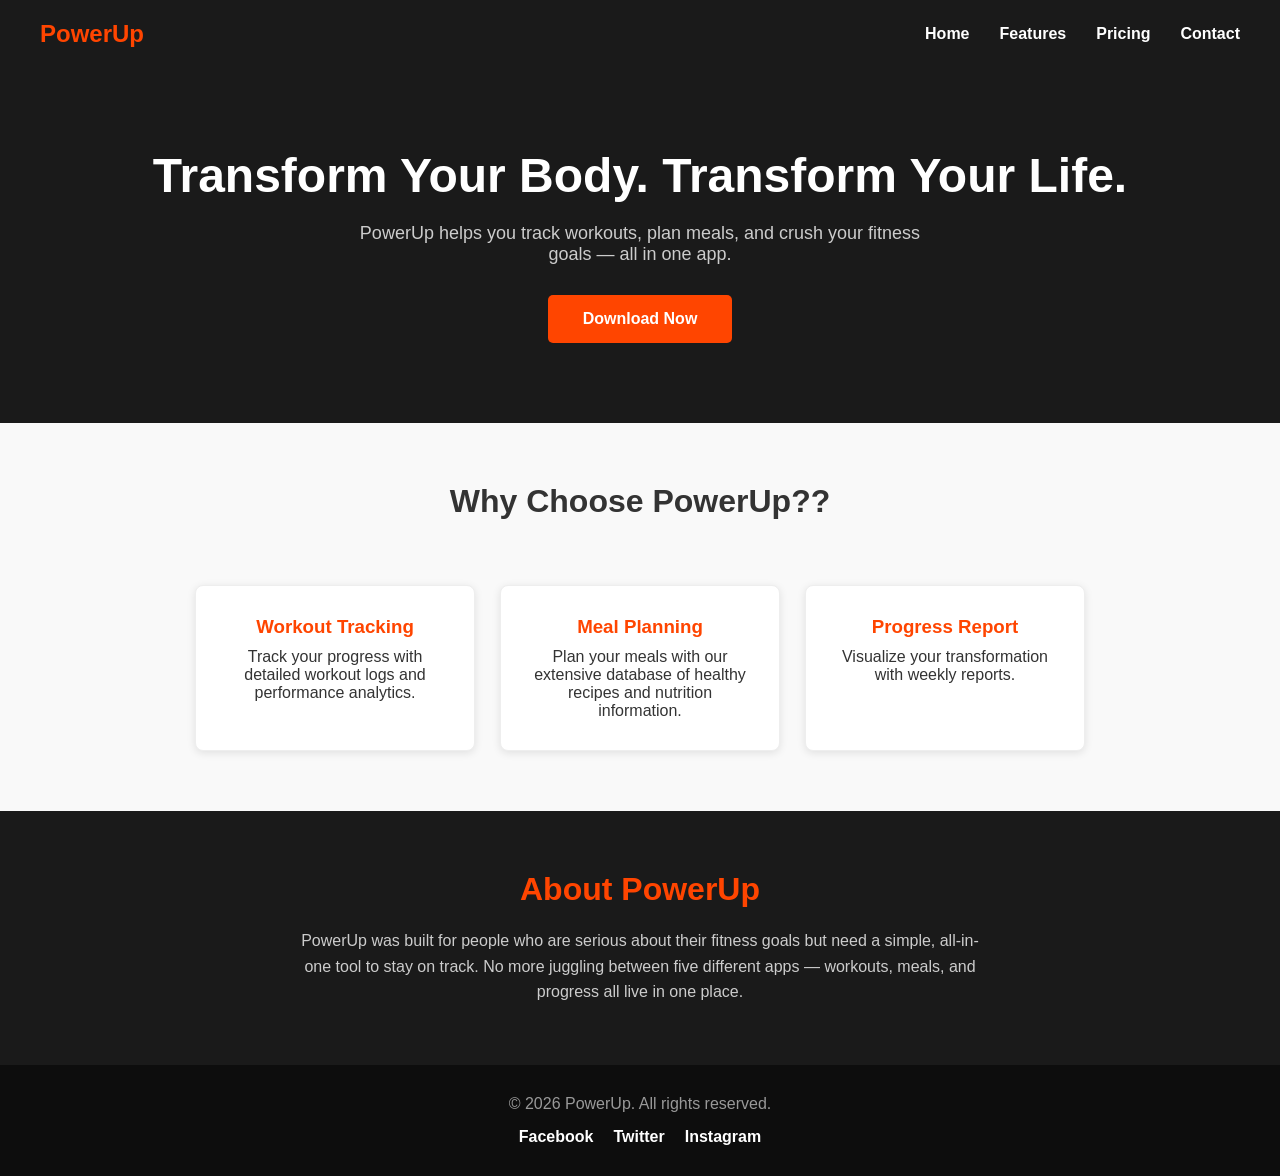
<file: WebDev-L1-LandingPage/index.html>
<!DOCTYPE html>
<html lang="en">
<head>
    <meta charset="UTF-8">
    <meta name="viewport" content="width=device-width, initial-scale=1.0">
    <title>PowerUp - Fitness App</title>
    <link rel="stylesheet" href="style.css">
</head>
<body>

    <nav>
        <h2><b>PowerUp</b></h2>
        <ul>
            <li><a href="#">Home</a></li>
            <li><a href="#">Features</a></li>
            <li><a href="#">Pricing</a></li>
            <li><a href="#">Contact</a></li>
        </ul>
    </nav>

    <section class="hero">
        <h1>Transform Your Body. Transform Your Life.</h1>
        <p>PowerUp helps you track workouts, plan meals, and crush your fitness goals — all in one app.</p>
        <button>Download Now</button>
    </section>

    <section class="features">
        <h2><b>Why Choose PowerUp??</b></h2>
        <div class="feature-box">
            <h3>Workout Tracking</h3>
            <p>Track your progress with detailed workout logs and performance analytics.</p>
        </div>
        <div class="feature-box">
            <h3>Meal Planning</h3>
            <p>Plan your meals with our extensive database of healthy recipes and nutrition information.</p>
        </div>
        <div class="feature-box">
            <h3>Progress Report</h3>
            <p>Visualize your transformation with weekly reports.</p>
        </div>
    </section>

    <section class="about">
        <h2><b>About PowerUp</b></h2>
        <p>PowerUp was built for people who are serious about their fitness goals but need a simple, all-in-one tool to stay on track. No more juggling between five different apps — workouts, meals, and progress all live in one place.</p>
    </section>

    <footer>
        <p>&copy; 2026 PowerUp. All rights reserved.</p>
        <div class="social-icons">
            <a href="#">Facebook</a>
            <a href="#">Twitter</a>
            <a href="#">Instagram</a>
        </div>
    </footer>

</body>
</html>
</file>
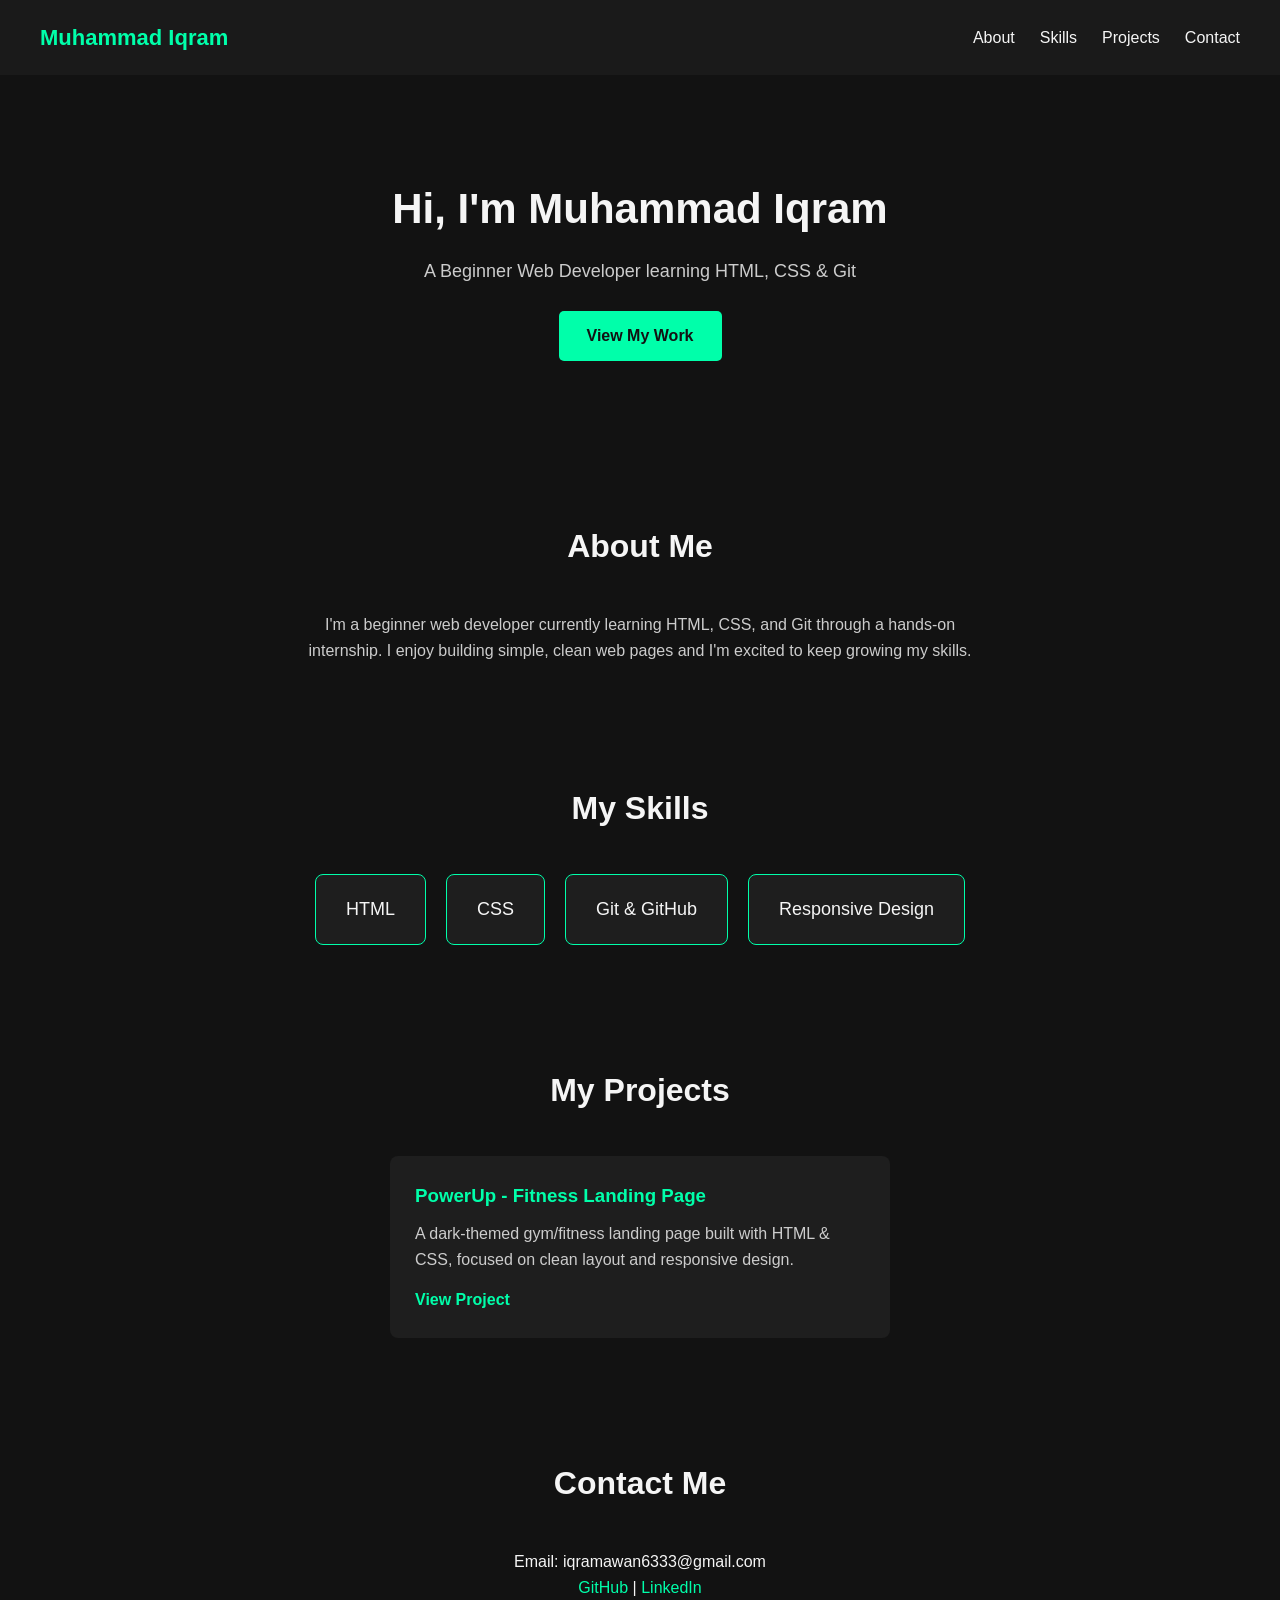
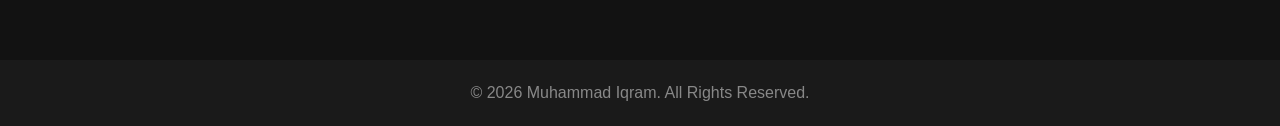
<file: WebDev-L1-Portfolio/index.html>
<!DOCTYPE html>
<html lang="en">
<head>
    <meta charset="UTF-8">
    <meta name="viewport" content="width=device-width, initial-scale=1.0">
    <title>Muhammad Iqram | Portfolio</title>
    <link rel="stylesheet" href="style.css">
</head>
<body>
    <header>
        <nav>
            <div class="logo">Muhammad Iqram</div>
            <ul class="nav-links">
                <li><a href="#about">About</a></li>
                <li><a href="#skills">Skills</a></li>
                <li><a href="#projects">Projects</a></li>
                <li><a href="#contact">Contact</a></li>
            </ul>
        </nav>
    </header>

    <section class="hero" id="hero">
        <h1>Hi, I'm Muhammad Iqram</h1>
        <p>A Beginner Web Developer learning HTML, CSS & Git</p>
        <a href="#projects" class="btn">View My Work</a>
    </section>

    <section class="about" id="about">
        <h2>About Me</h2>
        <p>I'm a beginner web developer currently learning HTML, CSS, and Git through a hands-on internship. I enjoy building simple, clean web pages and I'm excited to keep growing my skills.</p>
    </section>

    <section class="skills" id="skills">
        <h2>My Skills</h2>
        <div class="skills-list">
            <div class="skill-card">HTML</div>
            <div class="skill-card">CSS</div>
            <div class="skill-card">Git & GitHub</div>
            <div class="skill-card">Responsive Design</div>
        </div>
    </section>

    <section class="projects" id="projects">
        <h2>My Projects</h2>
        <div class="project-card">
            <h3>PowerUp - Fitness Landing Page</h3>
            <p>A dark-themed gym/fitness landing page built with HTML & CSS, focused on clean layout and responsive design.</p>
            <a href="https://github.com/MuhammadIqram633/OIBSIP/tree/main/WebDev-L1-LandingPage" target="_blank">View Project</a>
        </div>
    </section>

    <section class="contact" id="contact">
        <h2>Contact Me</h2>
        <p>Email: iqramawan6333@gmail.com</p>
        <p>
            <a href="https://github.com/MuhammadIqram633" target="_blank">GitHub</a> |
            <a href="https://www.linkedin.com/in/muhammad-iqram-a886a737a/" target="_blank">LinkedIn</a>
        </p>
    </section>

    <footer>
        <p>&copy; 2026 Muhammad Iqram. All Rights Reserved.</p>
    </footer>
</body>
</html>
</file>
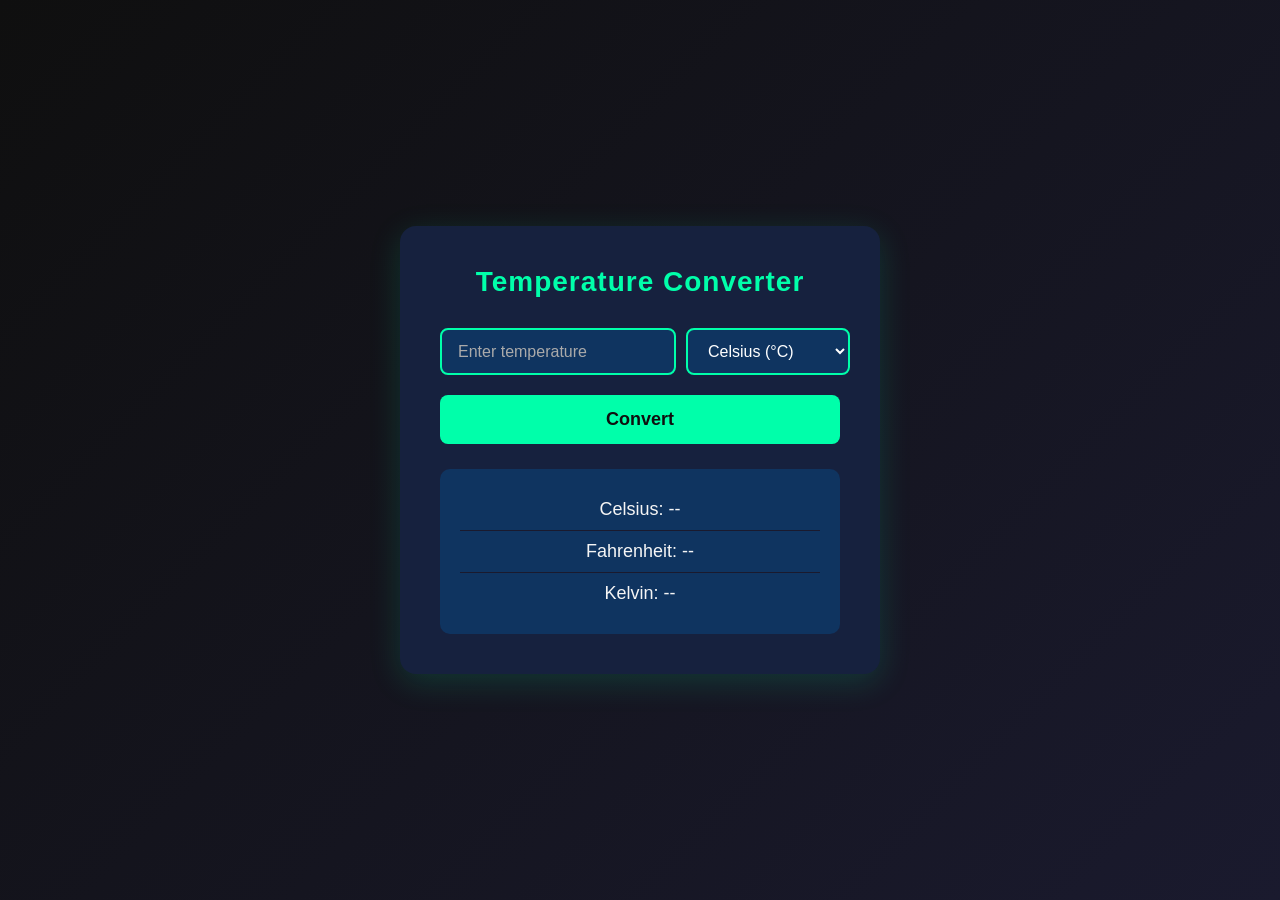
<file: WebDev-L1-TemperatureConverter/index.html>
<!DOCTYPE html>
<html lang="en">
<head>
    <meta charset="UTF-8">
    <meta name="viewport" content="width=device-width, initial-scale=1.0">
    <title>Temperature Converter</title>
    <link rel="stylesheet" href="style.css">
    <script src="script.js" defer></script>
</head>
<body>
    <div class="container">
        <h1>Temperature Converter</h1>

        <div class="input-group">
            <input type="number" id="inputValue" placeholder="Enter temperature">
            <select id="unitSelect">
                <option value="C">Celsius (°C)</option>
                <option value="F">Fahrenheit (°F)</option>
                <option value="K">Kelvin (K)</option>
            </select>
        </div>

        <button id="convertButton">Convert</button>

        <div class="result" id="result">
            <p id="celsiusResult">Celsius: --</p>
            <p id="fahrenheitResult">Fahrenheit: --</p>
            <p id="kelvinResult">Kelvin: --</p>
        </div>
    </div>
</body>
</html>
</file>
<file: WebDev-L1-LandingPage/style.css>
* {
    margin: 0;
    padding: 0;
    box-sizing: border-box;
}

body {
    font-family: Arial, sans-serif;
    background-color: #f9f9f9;
    color: #333;
}

nav {
    background-color: #1a1a1a;
    color: #fff;
    padding: 20px 40px;
    display: flex;
    justify-content: space-between;
    align-items: center;
}

nav h2 {
    color: #ff4500;
}

nav ul {
    list-style: none;
    display: flex;
    gap: 30px;
}

nav ul li a {
    color: white;
    text-decoration: none;
    font-weight: bold;
}

nav ul li a:hover {
    color: #ff4500;
}

.hero {
    background-color: #1a1a1a;
    color: white;
    text-align: center;
    padding: 80px 20px;
}

.hero h1 {
    font-size: 48px;
    margin-bottom: 20px;
}

.hero p {
    font-size: 18px;
    max-width: 600px;
    margin: 0 auto 30px auto;
    color: #ccc;
}

.hero button {
    background-color: #ff4500;
    color: white;
    border: none;
    padding: 15px 35px;
    font-size: 16px;
    font-weight: bold;
    border-radius: 5px;
    cursor: pointer;
}

.hero button:hover {
    background-color: #e03e00;
}

.features {
    padding: 60px 40px;
    text-align: center;
    display: flex;
    flex-wrap: wrap;
    justify-content: center;
    gap: 25px;
}

.features h2 {
    font-size: 32px;
    margin-bottom: 40px;
    width: 100%;
}

.feature-box {
    background-color: white;
    border: 1px solid #eee;
    border-radius: 8px;
    padding: 30px;
    width: 280px;
    box-shadow: 0 2px 8px rgba(0,0,0,0.1);
}

.feature-box h3 {
    color: #ff4500;
    margin-bottom: 10px;
}
.about {
    background-color: #1a1a1a;
    color: white;
    padding: 60px 40px;
    text-align: center;
}
.about h2 {
    font-size: 32px;
    margin-bottom: 20px;
    color : #ff4500;
}
.about p {
    max-width: 700px;
    margin: 0 auto;
    color: #ccc;
    line-height: 1.6;
}
footer {
    background-color: #0d0d0d;
    color: white;
    text-align: center;
    padding: 30px 20px;
}

footer p {
    margin-bottom: 15px;
    color: #999;
}

.social-icons {
    display: flex;
    justify-content: center;
    gap: 20px;
}

.social-icons a {
    color: white;
    text-decoration: none;
    font-weight: bold;
}

.social-icons a:hover {
    color: #ff4500;
}
@media (max-width: 768px) {
    nav {
        flex-direction: column;
        gap: 15px;
    }

    nav ul {
        flex-wrap: wrap;
        justify-content: center;
        gap: 15px;
    }

    .hero h1 {
        font-size: 32px;
    }

    .features {
        flex-direction: column;
        align-items: center;
    }

    .feature-box {
        width: 90%;
    }
}
</file>
<file: WebDev-L1-Portfolio/style.css>
* {
    margin: 0;
    padding: 0;
    box-sizing: border-box;
    font-family: Arial, sans-serif;
}

body {
    background-color: #121212;
    color: #f5f5f5;
    line-height: 1.6;
}

/* Header / Navbar */
header {
    background-color: #1a1a1a;
    padding: 20px 40px;
}

nav {
    display: flex;
    justify-content: space-between;
    align-items: center;
}

.logo {
    font-size: 22px;
    font-weight: bold;
    color: #00ffaa;
}

.nav-links {
    list-style: none;
    display: flex;
    gap: 25px;
}

.nav-links a {
    color: #f5f5f5;
    text-decoration: none;
    font-size: 16px;
}

.nav-links a:hover {
    color: #00ffaa;
}

/* Hero Section */
.hero {
    text-align: center;
    padding: 100px 20px;
}

.hero h1 {
    font-size: 42px;
    margin-bottom: 15px;
}

.hero p {
    font-size: 18px;
    color: #cccccc;
    margin-bottom: 25px;
}

.btn {
    display: inline-block;
    background-color: #00ffaa;
    color: #121212;
    padding: 12px 28px;
    border-radius: 5px;
    text-decoration: none;
    font-weight: bold;
}

.btn:hover {
    background-color: #00cc88;
}

/* Generic Section Styling */
section {
    padding: 60px 40px;
}

section h2 {
    text-align: center;
    font-size: 32px;
    margin-bottom: 40px;
}

/* About Section */
.about p {
    max-width: 700px;
    margin: 0 auto;
    text-align: center;
    color: #cccccc;
}

/* Skills Section */
.skills-list {
    display: flex;
    flex-wrap: wrap;
    justify-content: center;
    gap: 20px;
}

.skill-card {
    background-color: #1e1e1e;
    padding: 20px 30px;
    border-radius: 8px;
    font-size: 18px;
    border: 1px solid #00ffaa;
}

/* Projects Section */
.project-card {
    background-color: #1e1e1e;
    max-width: 500px;
    margin: 0 auto;
    padding: 25px;
    border-radius: 8px;
}

.project-card h3 {
    margin-bottom: 10px;
    color: #00ffaa;
}

.project-card p {
    color: #cccccc;
    margin-bottom: 15px;
}

.project-card a {
    color: #00ffaa;
    text-decoration: none;
    font-weight: bold;
}

/* Contact Section */
.contact {
    text-align: center;
}

.contact a {
    color: #00ffaa;
    text-decoration: none;
}

/* Footer */
footer {
    text-align: center;
    padding: 20px;
    background-color: #1a1a1a;
    color: #888888;
}

/* Responsive */
@media (max-width: 768px) {
    nav {
        flex-direction: column;
        gap: 15px;
    }

    .nav-links {
        flex-direction: column;
        text-align: center;
        gap: 10px;
    }

    .hero h1 {
        font-size: 30px;
    }
}
</file>
<file: WebDev-L1-TemperatureConverter/style.css>
* {
    margin: 0;
    padding: 0;
    box-sizing: border-box;
    font-family: 'Segoe UI', sans-serif;
}

body {
    min-height: 100vh;
    display: flex;
    align-items: center;
    justify-content: center;
    background: linear-gradient(135deg, #0f0f0f, #1a1a2e);
}

.container {
    background-color: #16213e;
    padding: 40px;
    border-radius: 16px;
    box-shadow: 0 8px 32px rgba(0, 255, 170, 0.15);
    width: 100%;
    max-width: 480px;
    text-align: center;
}

h1 {
    color: #00ffaa;
    font-size: 28px;
    margin-bottom: 30px;
    letter-spacing: 1px;
}

.input-group {
    display: flex;
    gap: 10px;
    margin-bottom: 20px;
}

input[type="number"] {
    flex: 1;
    padding: 12px 16px;
    border-radius: 8px;
    border: 2px solid #00ffaa;
    background-color: #0f3460;
    color: #ffffff;
    font-size: 16px;
    outline: none;
}

input[type="number"]::placeholder {
    color: #aaaaaa;
}

select {
    padding: 12px 16px;
    border-radius: 8px;
    border: 2px solid #00ffaa;
    background-color: #0f3460;
    color: #ffffff;
    font-size: 16px;
    outline: none;
    cursor: pointer;
}

button {
    width: 100%;
    padding: 14px;
    background-color: #00ffaa;
    color: #0f0f0f;
    border: none;
    border-radius: 8px;
    font-size: 18px;
    font-weight: bold;
    cursor: pointer;
    margin-bottom: 25px;
    transition: background-color 0.3s ease;
}

button:hover {
    background-color: #00cc88;
}

.result {
    background-color: #0f3460;
    border-radius: 10px;
    padding: 20px;
}

.result p {
    font-size: 18px;
    color: #f5f5f5;
    padding: 10px 0;
    border-bottom: 1px solid #1a1a2e;
}

.result p:last-child {
    border-bottom: none;
}
@media (max-width: 480px) {
    .container {
        margin: 20px;
        padding: 25px;
    }

    h1 {
        font-size: 22px;
    }

    .input-group {
        flex-direction: column;
    }

    button {
        font-size: 16px;
    }

    .result p {
        font-size: 16px;
    }
}
</file>
